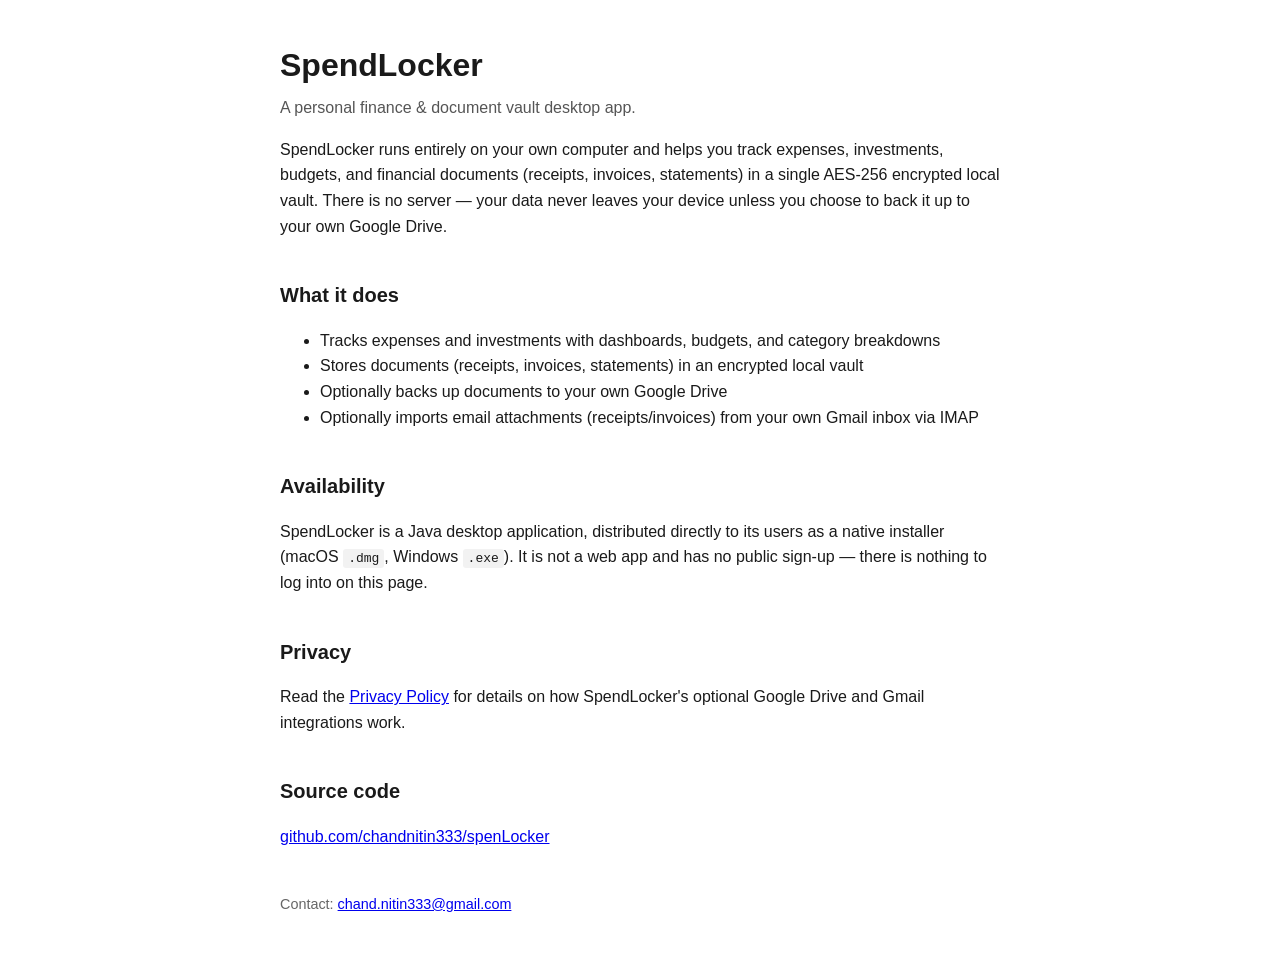
<file: index.html>
<!DOCTYPE html>
<html lang="en">
<head>
<meta charset="UTF-8">
<title>SpendLocker</title>
<meta name="description" content="SpendLocker is a personal finance and document vault desktop app for tracking expenses, investments, and receipts in an encrypted local vault.">
<meta name="viewport" content="width=device-width, initial-scale=1">
<style>
  body { font-family: -apple-system, BlinkMacSystemFont, "Segoe UI", Roboto, sans-serif;
         max-width: 720px; margin: 40px auto; padding: 0 20px; line-height: 1.6; color: #1a1a1a; }
  h1 { font-size: 2em; margin-bottom: 0; }
  .tagline { color: #555; margin-top: 4px; }
  h2 { font-size: 1.25em; margin-top: 2em; }
  code { background: #f2f2f2; padding: 2px 5px; border-radius: 3px; }
  footer { margin-top: 3em; color: #666; font-size: 0.9em; }
</style>
</head>
<body>
<h1>SpendLocker</h1>
<p class="tagline">A personal finance &amp; document vault desktop app.</p>

<p>SpendLocker runs entirely on your own computer and helps you track expenses,
investments, budgets, and financial documents (receipts, invoices, statements) in a
single AES-256 encrypted local vault. There is no server &mdash; your data never leaves
your device unless you choose to back it up to your own Google Drive.</p>

<h2>What it does</h2>
<ul>
  <li>Tracks expenses and investments with dashboards, budgets, and category breakdowns</li>
  <li>Stores documents (receipts, invoices, statements) in an encrypted local vault</li>
  <li>Optionally backs up documents to your own Google Drive</li>
  <li>Optionally imports email attachments (receipts/invoices) from your own Gmail inbox via IMAP</li>
</ul>

<h2>Availability</h2>
<p>SpendLocker is a Java desktop application, distributed directly to its users as a
native installer (macOS <code>.dmg</code>, Windows <code>.exe</code>). It is not a web
app and has no public sign-up &mdash; there is nothing to log into on this page.</p>

<h2>Privacy</h2>
<p>Read the <a href="docs/privacy-policy.html">Privacy Policy</a> for details on how
SpendLocker's optional Google Drive and Gmail integrations work.</p>

<h2>Source code</h2>
<p><a href="https://github.com/chandnitin333/spenLocker">github.com/chandnitin333/spenLocker</a></p>

<footer>Contact: <a href="mailto:chand.nitin333@gmail.com">chand.nitin333@gmail.com</a></footer>
</body>
</html>
</file>
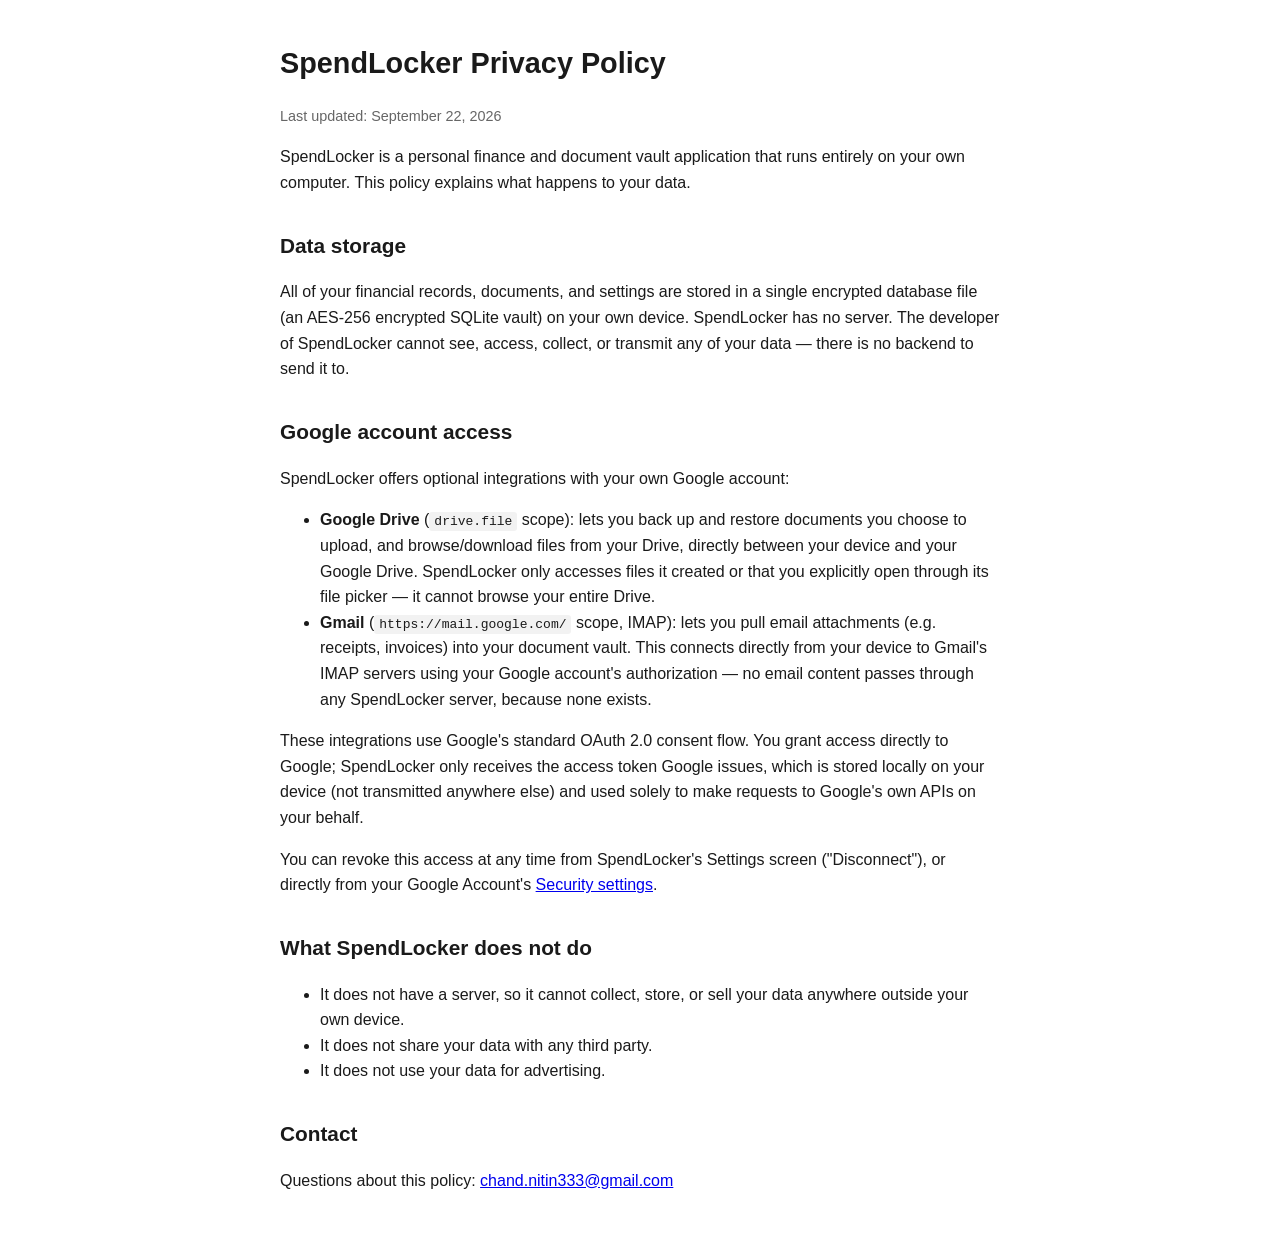
<file: docs/privacy-policy.html>
<!DOCTYPE html>
<html lang="en">
<head>
<meta charset="UTF-8">
<title>SpendLocker Privacy Policy</title>
<meta name="viewport" content="width=device-width, initial-scale=1">
<style>
  body { font-family: -apple-system, BlinkMacSystemFont, "Segoe UI", Roboto, sans-serif;
         max-width: 720px; margin: 40px auto; padding: 0 20px; line-height: 1.6; color: #1a1a1a; }
  h1 { font-size: 1.8em; }
  h2 { font-size: 1.3em; margin-top: 1.6em; }
  code { background: #f2f2f2; padding: 2px 5px; border-radius: 3px; }
  .updated { color: #666; font-size: 0.9em; }
</style>
</head>
<body>
<h1>SpendLocker Privacy Policy</h1>
<p class="updated">Last updated: September 22, 2026</p>

<p>SpendLocker is a personal finance and document vault application that runs entirely on
your own computer. This policy explains what happens to your data.</p>

<h2>Data storage</h2>
<p>All of your financial records, documents, and settings are stored in a single encrypted
database file (an AES-256 encrypted SQLite vault) on your own device. SpendLocker has no
server. The developer of SpendLocker cannot see, access, collect, or transmit any of your
data &mdash; there is no backend to send it to.</p>

<h2>Google account access</h2>
<p>SpendLocker offers optional integrations with your own Google account:</p>
<ul>
  <li><strong>Google Drive</strong> (<code>drive.file</code> scope): lets you back up and
    restore documents you choose to upload, and browse/download files from your Drive,
    directly between your device and your Google Drive. SpendLocker only accesses files
    it created or that you explicitly open through its file picker &mdash; it cannot
    browse your entire Drive.</li>
  <li><strong>Gmail</strong> (<code>https://mail.google.com/</code> scope, IMAP): lets
    you pull email attachments (e.g. receipts, invoices) into your document vault. This
    connects directly from your device to Gmail's IMAP servers using your Google
    account's authorization &mdash; no email content passes through any SpendLocker
    server, because none exists.</li>
</ul>
<p>These integrations use Google's standard OAuth 2.0 consent flow. You grant access
directly to Google; SpendLocker only receives the access token Google issues, which is
stored locally on your device (not transmitted anywhere else) and used solely to make
requests to Google's own APIs on your behalf.</p>
<p>You can revoke this access at any time from SpendLocker's Settings screen
("Disconnect"), or directly from your Google Account's
<a href="https://myaccount.google.com/permissions">Security settings</a>.</p>

<h2>What SpendLocker does not do</h2>
<ul>
  <li>It does not have a server, so it cannot collect, store, or sell your data anywhere outside your own device.</li>
  <li>It does not share your data with any third party.</li>
  <li>It does not use your data for advertising.</li>
</ul>

<h2>Contact</h2>
<p>Questions about this policy: <a href="mailto:chand.nitin333@gmail.com">chand.nitin333@gmail.com</a></p>
</body>
</html>
</file>
